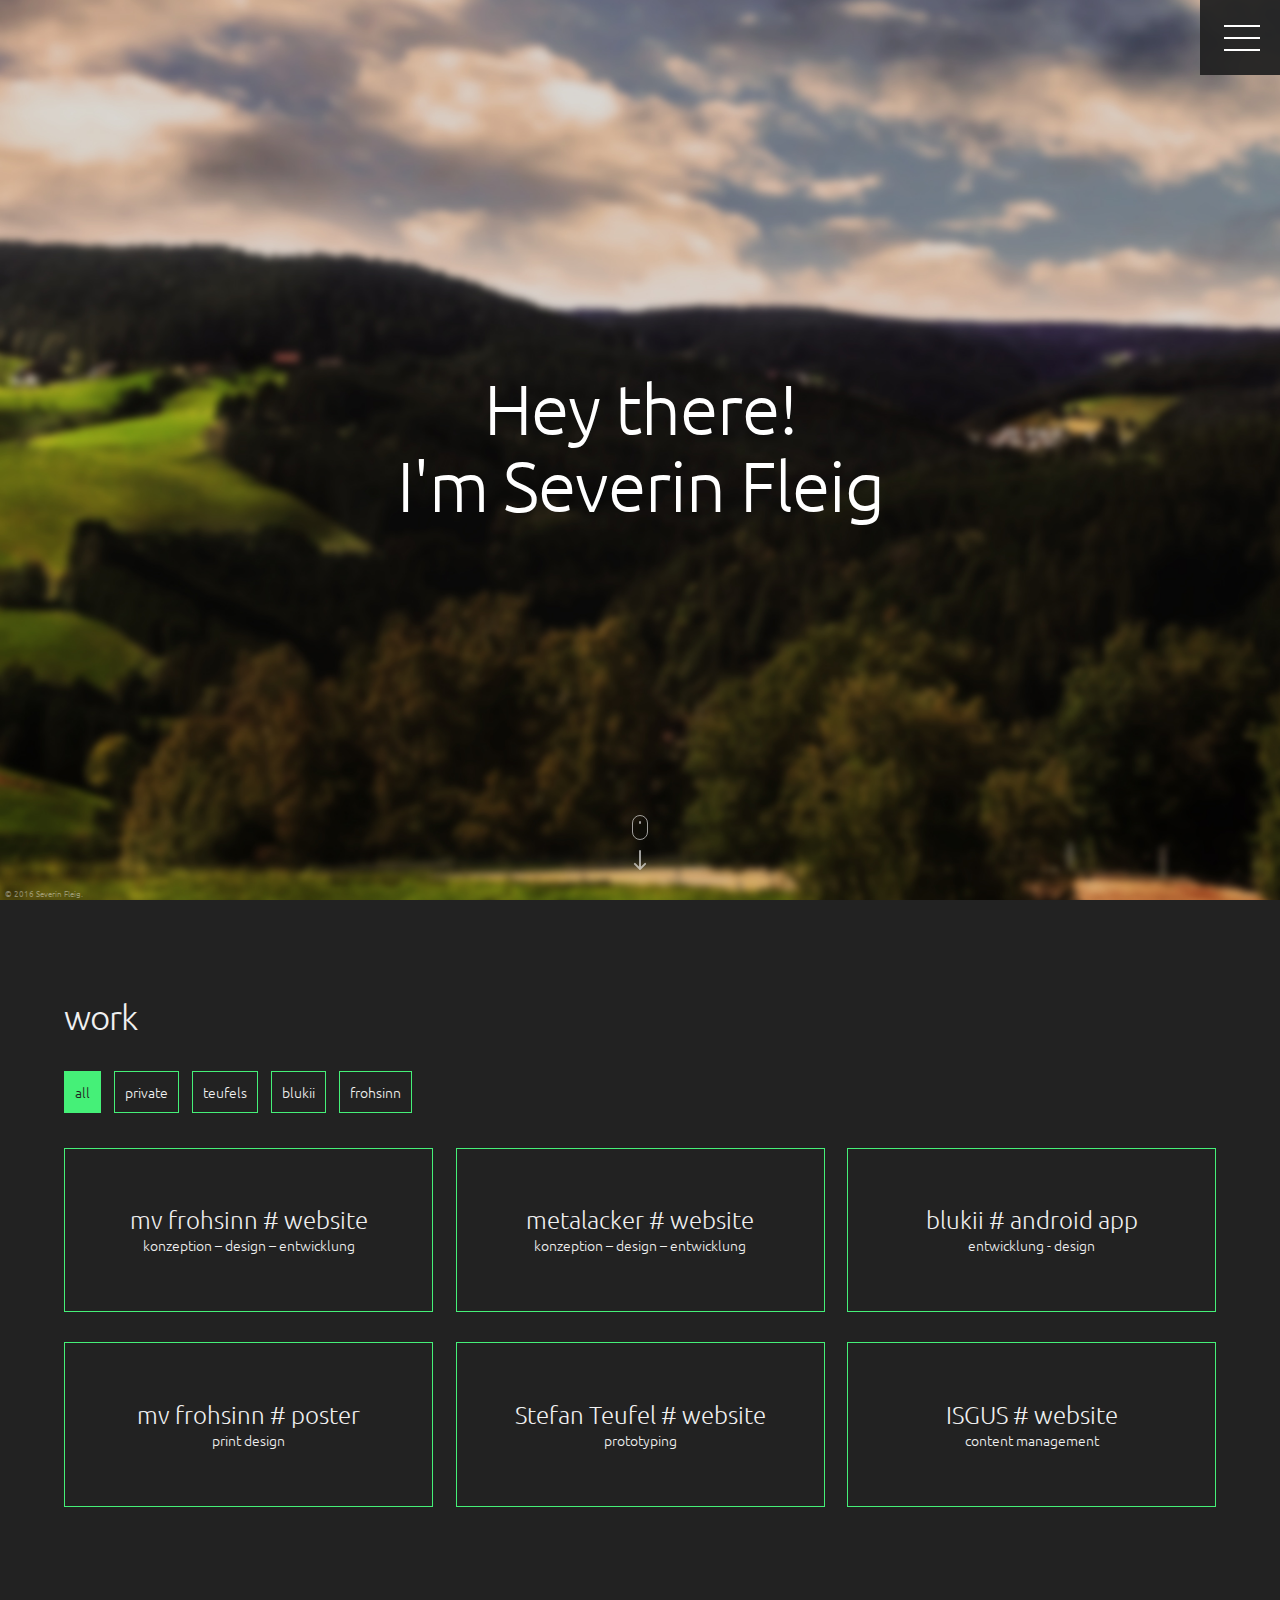
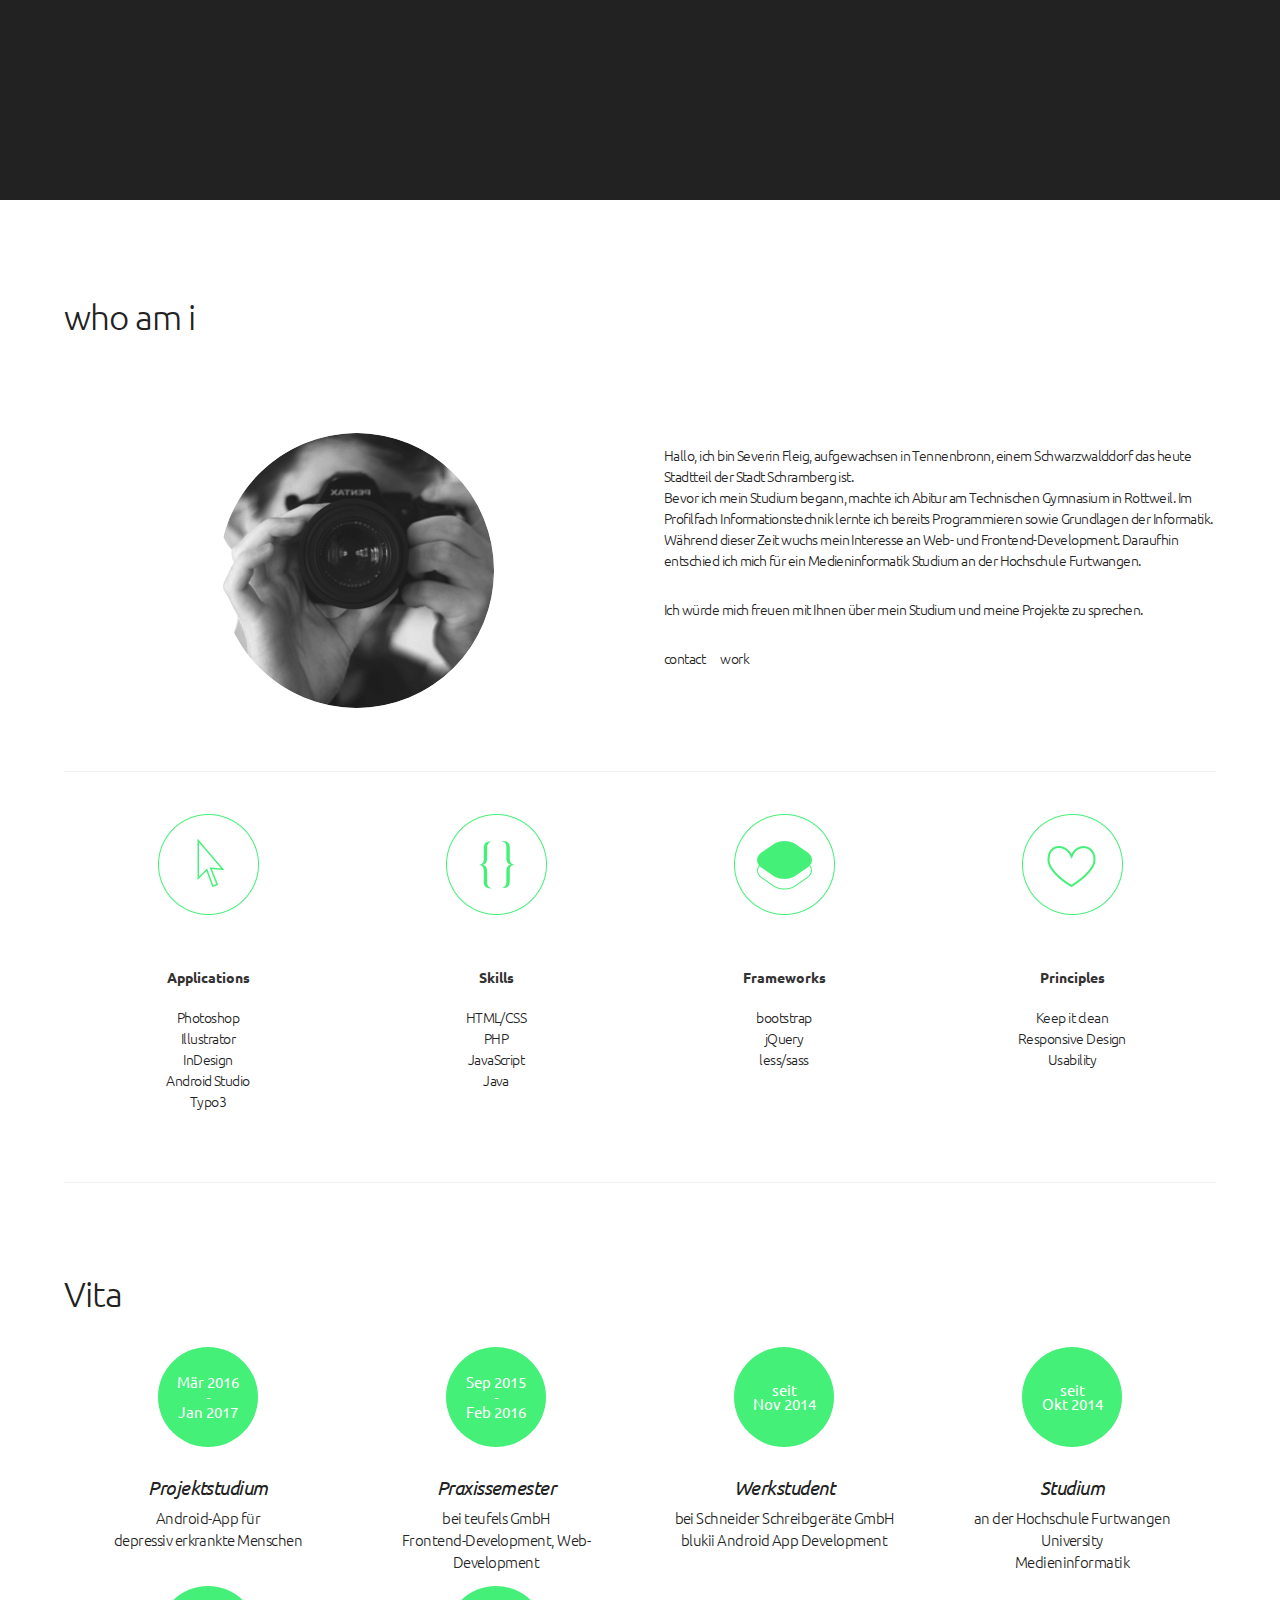
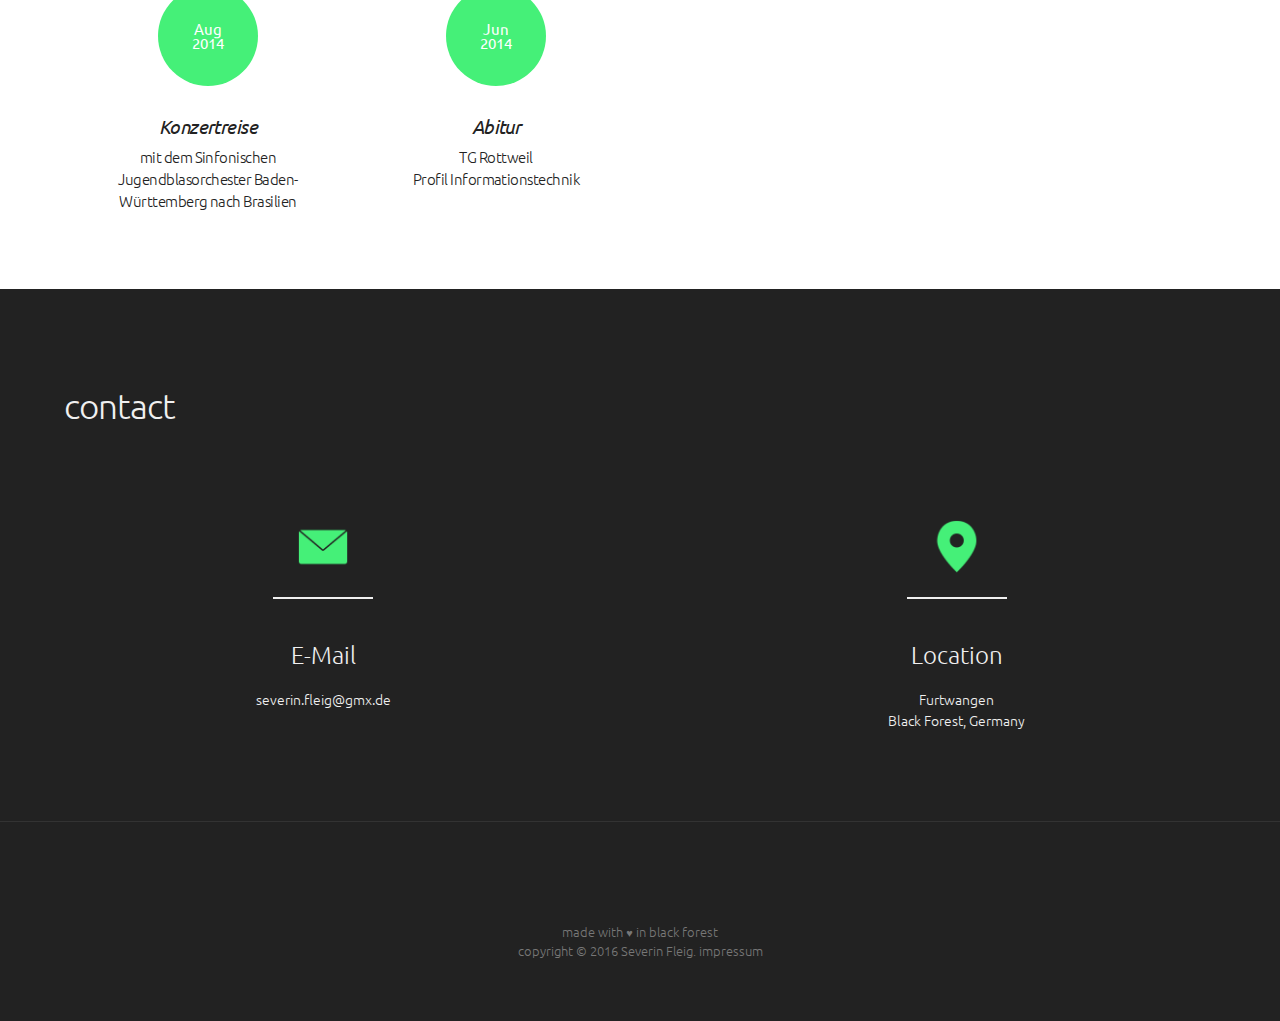
<file: index.html>
<!DOCTYPE html>
<html>
	<head>
		<meta charset="utf-8"/>
		<meta name="viewport" content="initial-scale=1.0, maximum-scale=1.0, user-scalable=no, width=device-width"/>
		<title>Portfolio - Severin Fleig</title>
		<link href="css/bootstrap.min.css" type="text/css" rel="stylesheet" />
		<link href="css/style.min.css" type="text/css" rel="stylesheet"/>
		<link rel="icon" type="image/png" href="png/favicon.png" />
		<link href="https://fonts.googleapis.com/css?family=Ubuntu:300" rel="stylesheet" type="text/css"/>
	</head>
	<body ontouchstart="">
		<img src="load.gif" id="load"/>
		<nav>
			<i id="menu" class="nav-icon">
				<div class="nav-icon-bar-1"></div>
				<div class="nav-icon-bar-2"></div>
				<div class="nav-icon-bar-3"></div>
			</i>
			<ul>
				<li><a href="#home">Severin Fleig</a></li>
				<li><a href="#work">work</a></li>
				<li><a href="#whoami">who am i</a></li>
				<li><a href="#values">skills</a></li>
				<li><a href="#vita">vita</a></li>
				<li><a href="#contact">contact</a></li>
				<li id="nav-copyright">
					<p>made with <span>♥</span> in black forest<br/>
						copyright &copy; 2016 Severin Fleig. <a href="impressum.html">impressum</a></p>
				</li>
			</ul>
		</nav>
		<section id="home">
			<div id="welcomeText">
				<h2>Hey there!</h2>
				<h2>I'm <span id="word-space">Severin Fleig</span></h2>	
			</div>
			<div class="btnScrollDown" id="landingpage-btnScrollDown">
				<i class="btnScrollDown__mouse"></i>
				<i class="btnScrollDown__arrow"></i>
			</div>
			<div id="copyrightImg">
				<span>&copy; 2016 Severin Fleig.</span>	
			</div>
		</section>
		<section id="work">
			<h2>work</h2>
			<div id="tag-selection">  
				<input class="tag-select-item" id="tag-all" type="radio" name="tag" value="all" checked>  
				<label for="tag-all" class="filter-item">all</label>  
				<input class="tag-select-item" id="tag-private" type="radio" name="tag" value="private">  
				<label for="tag-private" class="filter-item">private</label>
				<input class="tag-select-item" id="tag-teufels" type="radio" name="tag" value="teufels">  
				<label for="tag-teufels" class="filter-item">teufels</label>
				<input class="tag-select-item" id="tag-blukii" type="radio" name="tag" value="blukii">  
				<label for="tag-blukii" class="filter-item">blukii</label>
				<input class="tag-select-item" id="tag-frohsinn" type="radio" name="tag" value="frohsinn">  
				<label for="tag-frohsinn" class="filter-item">frohsinn</label>
			</div>
			
			
			
			<div class="container-fluid">
			
				<div class="row">
					<div class="col-xs-12 col-sm-6 col-md-4">
						<a href="http://www.frohsinn-tennenbronn.de" class="work-box" target="_blank" data-tag="frohsinn">
							<h3>mv frohsinn # website</h3>
							<p>konzeption – design – entwicklung</p>
						</a>
					</div>
					<div class="col-xs-12 col-sm-6 col-md-4">
						<a href="http://www.metalacker.de" class="work-box" target="_blank" data-tag="private">
							<h3>metalacker # website</h3>
							<p>konzeption – design – entwicklung</p>
						</a>
					</div>
					<div class="col-xs-12 col-sm-6 col-md-4">
						<a href="https://play.google.com/store/apps/details?id=com.blukii.smartsensordemo&hl=de" class="work-box" target="_blank" data-tag="blukii">
							<h3>blukii # android app</h3>
							<p>entwicklung - design</p>
						</a>
					</div>
					<div class="col-xs-12 col-sm-6 col-md-4">
						<a href="print.html" class="work-box" data-tag="frohsinn">
							<h3>mv frohsinn # poster</h3>
							<p>print design</p>
						</a>
					</div>
					<div class="col-xs-12 col-sm-6 col-md-4">
						<a href="http://www.stefan-teufel.de" class="work-box" target="_blank" data-tag="teufels">
							<h3>Stefan Teufel # website</h3>
							<p>prototyping</p>
						</a>
					</div>
					<div class="col-xs-12 col-sm-6 col-md-4">
						<a href="http://www.isgus.de" class="work-box" target="_blank" data-tag="teufels">
							<h3>ISGUS # website</h3>
							<p>content management</p>
						</a>
					</div>
				</div>
			</div>
<!--
			<a href="http://www.jokatec.de" class="work-box" target="_blank">
				<h3>jokatec website</h3>
				<p>konzeption – design – entwicklung</p>
			</a>
			<a href="http://www.fleig-naturesteine.de" class="work-box" target="_blank">
				<h3>gebrüder fleig website</h3>
				<p>konzeption – design – entwicklung</p>
			</a>
-->
		</section>
		<section id="whoami">
			<h2>who am i</h2>
			<div class="container">
				<div class="row">
					<div class="col-xs-12 col-sm-6 portrait">
						<img src="png/me_photograph.png">
					</div>
					<div class="col-xs-12 col-sm-6 vertCenterText">
						<p>
							Hallo, ich bin Severin Fleig, aufgewachsen in 
							<a href="https://www.schramberg.de/de/Unsere-Stadt/Die-Stadt/Stadtteile/Tennenbronn" target="_blank">Tennenbronn</a>,
							einem Schwarzwalddorf das heute Stadtteil der <a href="https://www.schramberg.de">Stadt Schramberg</a> ist. <br/>
							Bevor ich mein Studium begann, machte ich Abitur am Technischen Gymnasium in Rottweil.
							Im Profilfach Informationstechnik lernte ich bereits Programmieren sowie Grundlagen der Informatik.
							Während dieser Zeit wuchs mein Interesse an Web- und Frontend-Development. Daraufhin entschied ich 
							mich für ein Medieninformatik Studium an der Hochschule Furtwangen.
						</p>
						<p>
							Ich würde mich freuen
							mit Ihnen über mein Studium und meine Projekte zu sprechen.
						</p>
						<p>
							<a href="#contact" class="link">contact</a><a href="#work" class="link">work</a>
						</p>
					</div>
					
				</div>
			</div>
			<div class="borderTop paddingTop" id="values">
				<div class="container-fluid">
					<div class="row">
						<div class="col-xs-12 col-sm-6 col-md-3">
							<img src="png/apps.png" alt="" />
							<h4>Applications</h4>
							<p>
								Photoshop<br/>
								Illustrator<br/>
								InDesign<br/>
								Android Studio<br/>
								Typo3<br />
							</p>
						</div>
						<div class="col-xs-12 col-sm-6 col-md-3">
							<img src="png/skills.png" alt="" />
							<h4>Skills</h4>
							<p>
								HTML/CSS<br/>
								PHP<br/>
								JavaScript<br/>
								Java
							</p>
						</div>
						<div class="col-xs-12 col-sm-6 col-md-3">
							<img src="png/frameworks.png" alt="" />
							<h4>Frameworks</h4>
							<p>
								bootstrap<br/>
								jQuery<br/>
								less/sass
							</p>
						</div>
						<div class="col-xs-12 col-sm-6 col-md-3">
							<img src="png/heart.png" alt="" />
							<h4>Principles</h4>
							<p>
								Keep it clean<br/>
								Responsive Design<br/>
								Usability<br/>
							</p>
						</div>
					</div>
				</div>
			</div>
			<div class="box-100 borderTop" id="vita">
				<h2>Vita</h2>
				
				<div class="container-fluid">
					<div class="row">
						<div class="col-xs-12 col-sm-6 col-md-3">
							<div class="event">
								<div class="event-time">
									<span>Mär 2016 <br>-<br> Jan 2017</span>
								</div>
								<p>
									<span>Projektstudium</span><br/> 
									Android-App für<br/>
									depressiv erkrankte Menschen
								</p>
							</div>
						</div>
						<div class="col-xs-12 col-sm-6 col-md-3">
							<div class="event">
								<div class="event-time">
									<span>Sep 2015 <br>-<br> Feb 2016</span>
								</div>
								<p>
									<span>Praxissemester</span><br/> 
									bei teufels GmbH<br/>
									Frontend-Development, Web-Development
								</p>
							</div>
						</div>
						<div class="col-xs-12 col-sm-6 col-md-3">
							<div class="event">
								<div class="event-time">
									<span>seit<br> Nov 2014</span>
								</div>
								<p>
									<span>Werkstudent</span><br/>
									bei Schneider Schreibgeräte GmbH<br/>
									blukii Android App Development	
								</p>
							</div>
						</div>
						<div class="col-xs-12 col-sm-6 col-md-3">
							<div class="event">
								<div class="event-time">
									<span>seit<br> Okt 2014</span>
								</div>
								<p>
									<span>Studium</span><br/>
									an der Hochschule Furtwangen University<br/>
									Medieninformatik
								</p>
							</div>
						</div>
					</div>
					<div class="row">
						<div class="col-xs-12 col-sm-6 col-md-3">
							<div class="event">
								<div class="event-time">
									<span>Aug<br> 2014</span>
								</div>
								<p>
									<span>Konzertreise</span><br/> 
									mit dem Sinfonischen Jugendblasorchester Baden-Württemberg nach Brasilien
								</p>
							</div>
						</div>
						<div class="col-xs-12 col-sm-6 col-md-3">
							<div class="event">
								<div class="event-time">
									<span>Jun<br> 2014</span>
								</div>
								<p>
									<span>Abitur</span><br/>
									TG Rottweil<br/>
									Profil Informationstechnik
								</p>
							</div>
						</div>
					</div>
				</div>
				
				
				
				
				
				
				
			</div>
		</section>
		<section id="contact">
			<h2>contact</h2>
			<div class="box-50 left">
				<img src="png/mail.png"/>
				<h3>E-Mail</h3>
				<p><a href="mailto:severin.fleig@gmx.de">severin.fleig@gmx.de</a></p>
			</div>
			<div class="box-50 right">
				<img src="png/location.png"/>
				<h3>Location</h3>
				<p>Furtwangen<br/>
				Black Forest, Germany</p>
			</div>
		</section>
		<footer class="borderTopDark">
			made with <span>♥</span> in black forest<br/>
			copyright &copy; 2016 Severin Fleig. <a href="impressum.html">impressum</a>
		</footer>
		<script type="text/javascript" src="js/jquery-1.10.2.min.js"></script>
		<script type="text/javascript" src="js/script.min.js"></script>
	</body>
</html>
</file>
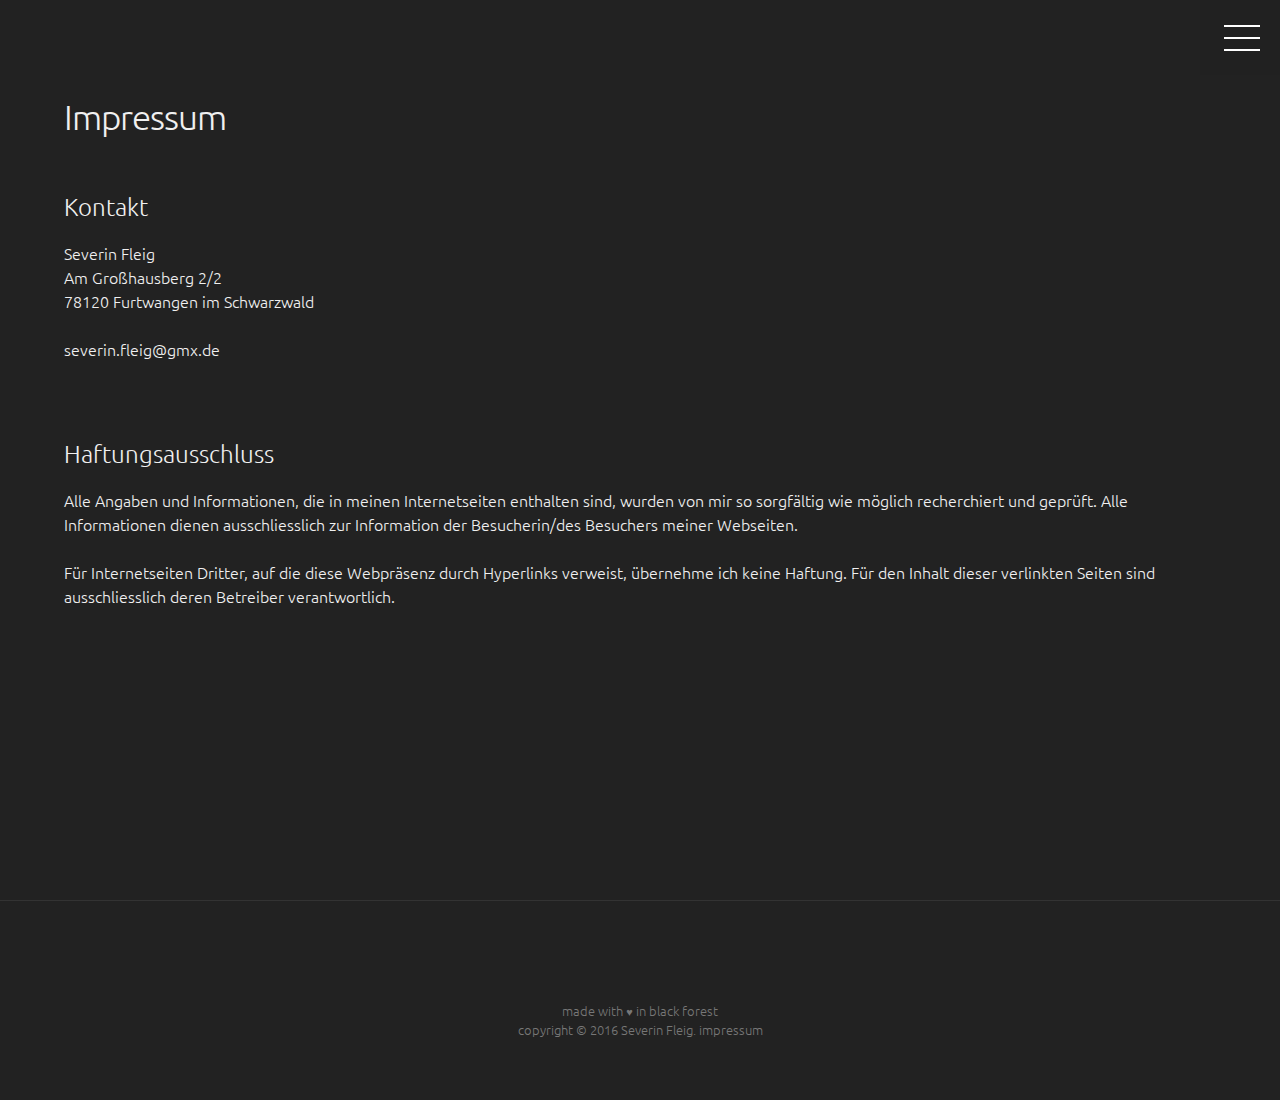
<file: impressum.html>
<!DOCTYPE html>
<html>
	<head>
		<meta charset="utf-8"/>
		<meta name="viewport" content="initial-scale=1.0, maximum-scale=1.0, user-scalable=no, width=device-width"/>
		<title>Portfolio - Severin Fleig</title>
		<link href="css/style.min.css" type="text/css" rel="stylesheet"/>
		<link rel="icon" type="image/png" href="png/favicon.png" />
		<link href="https://fonts.googleapis.com/css?family=Ubuntu:300" rel="stylesheet" type="text/css"/>
	</head>
	<body ontouchstart="">
		<img src="load.gif" id="load"/>
		<nav>
			<i id="menu" class="nav-icon">
				<div class="nav-icon-bar-1"></div>
				<div class="nav-icon-bar-2"></div>
				<div class="nav-icon-bar-3"></div>
			</i>
			<ul>
				<li><a href="index.html#home">Severin Fleig</a></li>
				<li><a href="index.html#work">work</a></li>
				<li><a href="index.html#whoami">who am i</a></li>
				<li><a href="index.html#values">skills</a></li>
				<li><a href="index.html#vita">vita</a></li>
				<li><a href="index.html#contact">contact</a></li>
				<li id="nav-copyright">
					<p>made with <span>♥</span> in black forest<br/>
						copyright &copy; 2016 Severin Fleig. <a href="impressum.html">impressum</a></p>
				</li>
			</ul>
		</nav>
		<section id="impressum">
			<h2>Impressum</h2>
			<h3>Kontakt</h3>
			<p>Severin Fleig<br/>
			Am Großhausberg 2/2<br/>
			78120 Furtwangen im Schwarzwald<br/>
			<br/>
			<a href="mailto:severin.fleig@gmx.de">severin.fleig@gmx.de</a>
			</p>
			<h3>Haftungsausschluss</h3>
			<p>Alle Angaben und Informationen, die in meinen Internetseiten enthalten sind,
				wurden von mir so sorgfältig wie möglich recherchiert und geprüft.
				Alle Informationen dienen ausschliesslich zur Information der Besucherin/des Besuchers
				meiner Webseiten.<br><br>
				Für Internetseiten Dritter, auf die diese Webpräsenz durch Hyperlinks verweist,
				übernehme ich keine Haftung. Für den Inhalt dieser verlinkten Seiten sind ausschliesslich
				deren Betreiber verantwortlich.
			</p>
		</section>
		<footer class="borderTopDark">
			made with <span>♥</span> in black forest<br/>
			copyright &copy; 2016 Severin Fleig. <a href="impressum.html">impressum</a>
		</footer>
		<script type="text/javascript" src="js/jquery-1.10.2.min.js"></script>
		<script type="text/javascript" src="js/script.min.js"></script>
	</body>
</html>
</file>
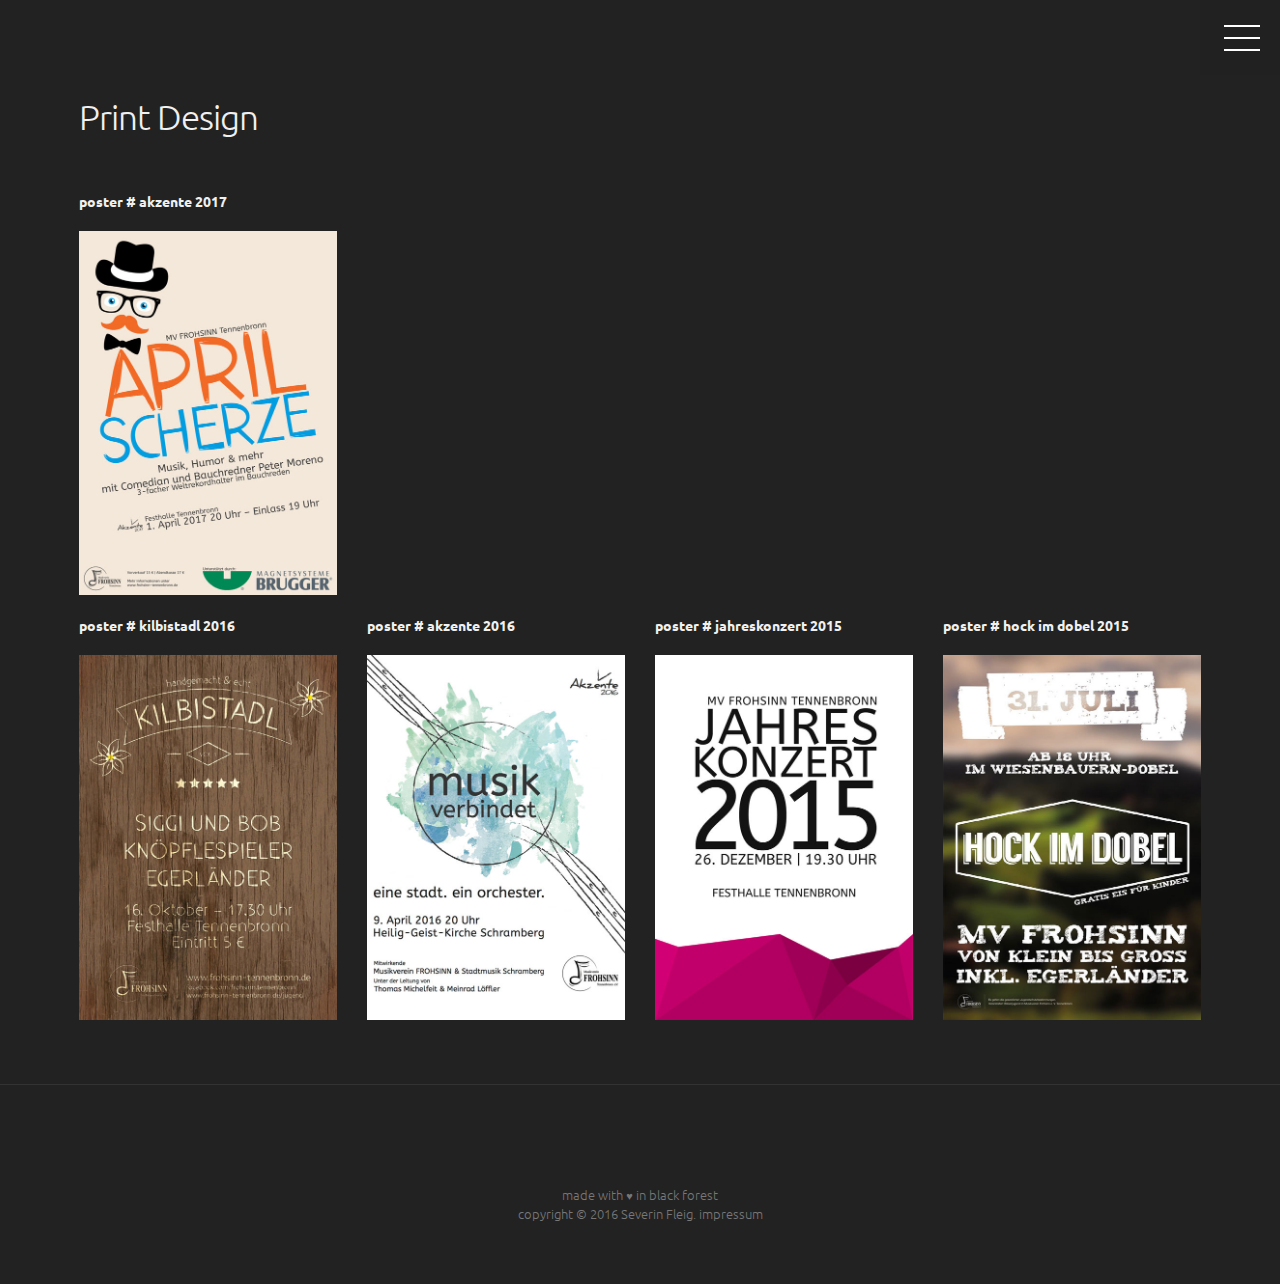
<file: print.html>
<!DOCTYPE html>
<html>
	<head>
		<meta charset="utf-8"/>
		<meta name="viewport" content="initial-scale=1.0, maximum-scale=1.0, user-scalable=no, width=device-width"/>
		<title>Portfolio - Severin Fleig</title>
		<link href="css/bootstrap.min.css" type="text/css" rel="stylesheet" />
		<link href="css/style.min.css" type="text/css" rel="stylesheet"/>
		<link rel="icon" type="image/png" href="png/favicon.png" />
		<link href="https://fonts.googleapis.com/css?family=Ubuntu:300" rel="stylesheet" type="text/css"/>
	</head>
	<body ontouchstart="">
		<img src="load.gif" id="load"/>
		<nav>
			<i id="menu" class="nav-icon">
				<div class="nav-icon-bar-1"></div>
				<div class="nav-icon-bar-2"></div>
				<div class="nav-icon-bar-3"></div>
			</i>
			<ul>
				<li><a href="index.html#home">Severin Fleig</a></li>
				<li><a href="index.html#work">work</a></li>
				<li><a href="index.html#whoami">who am i</a></li>
				<li><a href="index.html#values">skills</a></li>
				<li><a href="index.html#vita">vita</a></li>
				<li><a href="index.html#contact">contact</a></li>
				<li id="nav-copyright">
					<p>made with <span>♥</span> in black forest<br/>
						copyright &copy; 2016 Severin Fleig. <a href="impressum.html">impressum</a></p>
				</li>
			</ul>
		</nav>
		<section id="print">
			<div class="container-fluid">
				<h2>Print Design</h2>
				<div class="row">
					<div class="col-xs-12 col-sm-6 col-md-3">
						<div id="poster-05" class="print-box">
							<h4>poster # akzente 2017</h4>
							<img src="jpg/print/akzente_2017.jpg" class="img-responsive"/>
						</div>
					</div>
				</div>
				<div class="row">
					<div class="col-xs-12 col-sm-6 col-md-3">
						<div id="poster-04" class="print-box">
							<h4>poster # kilbistadl 2016</h4>
							<img src="jpg/print/kilbistadl-2016.jpg" class="img-responsive"/>
						</div>
					</div>
					<div class="col-xs-12 col-sm-6 col-md-3">
						<div id="poster-03" class="print-box">
							<h4>poster # akzente 2016</h4>
							<img src="jpg/print/akzente_2016.jpg" class="img-responsive"/>
						</div>
					</div>
					<div class="col-xs-12 col-sm-6 col-md-3">
						<div id="poster-02" class="print-box">
							<h4>poster # jahreskonzert 2015</h4>
							<img src="jpg/print/jahreskonzert_2015.jpg" class="img-responsive"/>
						</div>
					</div>
					<div class="col-xs-12 col-sm-6 col-md-3">
						<div id="poster-01" class="print-box">
							<h4>poster # hock im dobel 2015</h4>
							<img src="jpg/print/hock-im-dobel_2015.jpg" class="img-responsive"/>
						</div>
					</div>
				</div>
			</div>






		</section>
		<footer class="borderTopDark">
			made with <span>♥</span> in black forest<br/>
			copyright &copy; 2016 Severin Fleig. <a href="impressum.html">impressum</a>
		</footer>
		<script type="text/javascript" src="js/jquery-1.10.2.min.js"></script>
		<script type="text/javascript" src="js/script.min.js"></script>
	</body>
</html>
</file>
<file: css/style.min.css>
body,header{background-color:#222}#contact,.overflow,nav ul{overflow:auto}*,.event-time,.filter-item,:after,:before{box-sizing:border-box}.filter-item:hover,.nav-icon:hover{cursor:pointer}*,:after,:before{margin:0;padding:0;font-family:Ubuntu,sans-serif;font-weight:300;-webkit-font-smoothing:antialiased;font-smoothing:antialiased}.box-100,.box-30,.box-50{padding-top:5%}body{min-width:320px}section{position:relative;min-height:100vh;width:100%;padding:5%;margin:0 auto;clear:both}ul{margin:20px}img{outline:0;border:none}#load{position:absolute;width:100px;height:100px;top:calc(50% - 50px);left:calc(50% - 50px);border-radius:50%}nav,section{opacity:0;transition:opacity ease .8s}.h1,h1{color:#000;line-height:70px;font-weight:400;text-align:center;font-size:36pt}.h2,h2{color:#f0f0f0;line-height:80pt;font-size:26pt;letter-spacing:-.75pt}.h3,h3{line-height:70px;font-size:18pt;color:#222}.h4,h4{font-weight:600;line-height:60px}p{line-height:1.5;margin-bottom:5%}a{transition:all .4s ease-in-out}a:active,a:focus,a:hover{text-decoration:none;color:#f0f0f0}.box-25{width:25%;padding:5%}.box-30{width:33.333%;padding-right:5%}.box-50{width:45%}.box-100{width:100%;clear:both}.left{float:left}.right{float:right}.btn-more,.work-box,nav li a,nav li p{text-align:center;text-decoration:none;float:left}.borderTop{border-top:1px solid #f0f0f0}.paddingTop{padding-top:30px}.borderTopDark{border-top:1px solid #333}.table{position:relative}.link{padding-right:15px}nav .nav-icon{display:block;position:absolute;top:20px;right:20px;width:35px;height:30px}nav{height:75px;width:80px;position:fixed;top:0;right:0;z-index:9999;background-color:rgba(34,34,34,.95)}nav ul{list-style:none;margin:100px 0 0;height:100vh;width:100vw}nav li{height:70px;position:relative}nav li a,nav li p{width:100%;height:60pt;line-height:60pt;font-size:50pt;font-weight:700;color:#f0f0f0;position:absolute;right:-100vw;transition:right ease-in-out 0s}.nav-icon>div,nav.toggled{transition:all ease-in-out .2s}nav li p{font-size:10pt;font-weight:300;line-height:inherit}nav li p a{margin-top:20px}nav li a:active,nav li a:hover,nav lu a.hover_effect{color:#45f078}nav li a:visited{color:auto}.nav-icon>div{width:36px;height:2px;background-color:#fff;position:absolute;right:0;transform-origin:left center}.nav-icon-bar-1{top:5px}.nav-icon-bar-2{top:17px}.nav-icon-bar-3{top:29px}nav.toggled{height:100vh;width:100%}nav.toggled .nav-icon-bar-1{transform:translateY(-6px) rotate(45deg) scale(1.41)}nav.toggled .nav-icon-bar-2{opacity:0}nav.toggled .nav-icon-bar-3{transform:translateY(6px) rotate(-45deg) scale(1.41)}nav.toggled ul{right:0;transition:right ease-in-out 2s;-webkit-transition-delay:2s;transition-delay:2s}nav.toggled ul li a,nav.toggled ul li p{width:100%;height:25%;position:absolute;right:0;transition:right ease-in-out .4s,color ease-in-out .25s}nav.toggled ul li:nth-of-type(1) a{transition-delay:0s,0s}nav.toggled ul li:nth-of-type(2) a{transition-delay:.05s,0s}nav.toggled ul li:nth-of-type(3) a{transition-delay:.1s,0s}nav.toggled ul li:nth-of-type(4) a{transition-delay:.15s,0s}nav.toggled ul li:nth-of-type(5) a{transition-delay:.2s,0s}nav.toggled ul li:nth-of-type(6) a{transition-delay:.25s,0s}nav.toggled ul li:nth-of-type(7) a,nav.toggled ul li:nth-of-type(7) p{transition-delay:.3s,0s}li#nav-copyright{color:#fff;text-align:center;margin-top:70px}#nav-copyright a{font-size:12pt}#nav-copyright p span{font-size:11px}#welcomeText{position:absolute;left:0;top:calc(50% - 80px);width:100%;height:160px;transition:all ease-in-out 1s}#welcomeText h2{text-align:center;color:#fff;font-size:5em;line-height:1.1em;font-weight:300;transition:font-size .4s ease-in-out}#word-space{display:inline-block;-webkit-animation:wordspace 3s infinite}.btnScrollDown{position:absolute;width:100%;text-align:center;bottom:20px;color:#fff;opacity:.6;font-weight:300;transition:bottom .25s ease-in-out}.btnScrollDown i.btnScrollDown__mouse{display:block;width:16px;height:25px;border:1px solid #fff;margin:0 auto;border-radius:8px;position:relative}.btnScrollDown i.btnScrollDown__mouse:after{display:block;content:'';position:absolute;width:2px;height:3px;background-color:#fff;top:5px;left:6px;border-radius:1px}.btnScrollDown i.btnScrollDown__arrow{display:block;width:2px;height:20px;background-color:#fff;margin:10px auto;border-radius:1px}.btnScrollDown i.btnScrollDown__arrow:after,.btnScrollDown i.btnScrollDown__arrow:before{display:block;content:'';width:2px;height:8px;background-color:#fff;margin:0 auto;border-radius:1px}.btnScrollDown i.btnScrollDown__arrow:before{transform:translateX(-3px) translateY(12px) rotate(-45deg)}.btnScrollDown i.btnScrollDown__arrow:after{transform:translateX(3px) translateY(4px) rotate(45deg)}#home{background-image:url(../jpg/bg.jpg);background-size:cover;background-position:bottom;padding:0}#copyrightImg{position:absolute;left:5px;bottom:1px;font-size:6pt;color:#fff;opacity:.4}.btn-more,.work-box h3{color:#f0f0f0}.btn-more,.work-box{display:block;position:relative;width:100%;background-color:transparent;color:#f0f0f0;border:1px solid #45f078;margin-bottom:15px;margin-top:15px;transition:opacity .4s ease-in-out,background-color ease-in-out .4s,color ease-in-out .4s;padding:15% 5%}#work .col-xs-12{padding-left:0;padding-right:0}@media screen and (max-width:767px){.work-box{margin-top:15px}}@media screen and (min-width:768px){#work .col-xs-12:nth-of-type(2n+1){padding-right:15px}#work .col-xs-12:nth-of-type(2n){padding-left:15px}}@media screen and (min-width:992px){#work .col-xs-12:nth-of-type(3n - 1){padding-right:7.5px;padding-left:7.5px}#work .col-xs-12:nth-of-type(3n+1){padding-right:15px;padding-left:0;clear:left}#work .col-xs-12:nth-of-type(3n){padding-left:15px;padding-right:0}}.btn-more img,.work-box img{display:block;position:absolute;top:calc(50% - 30px);right:20px;width:60px;height:60px;transition:right ease-in-out .25s}.btn-more.hover_effect img,.btn-more:active img,.btn-more:hover img,.work-box:active img,.work-box:hover img{right:15px}.work-box h3{line-height:normal}.work-box p{padding:0;margin:0}.work-box p:first-of-type{padding-top:0}.btn-more.hover_effect .work-box:active,.btn-more:active,.btn-more:hover,.work-box:hover{background-color:#45f078}.btn-more.hover_effect .work-box:active h3,.btn-more:active,.btn-more:hover,.work-box.hover_effect,.work-box.hover_effect p,.work-box:active p,.work-box:hover h3,.work-box:hover p{color:#222}#print h1,.print-box h4{color:#f0f0f0}#whoami a,#whoami h2,#whoami p{color:#222}#whoami{background-color:#fff;height:auto}#whoami p{letter-spacing:-.4pt}#whoami img{width:100%;opacity:.9;margin:10% auto;border-radius:50%;max-width:300px}#whoami .portrait,.vertCenterText{height:400px;display:-webkit-flex;display:-ms-flexbox;display:flex;-webkit-flex-direction:column;flex-direction:column;-webkit-justify-content:center;justify-content:center;-webkit-align-content:center;align-content:center}#whoami .portrait img{height:275px;width:275px}#whoami .portrait svg{position:absolute;left:0}#whoami #values{text-align:center;margin-bottom:5%}#whoami #values img{width:125px;opacity:1;margin-top:0;margin-bottom:20px}#whoami a{text-decoration:none}#whoami a.hover_effect,#whoami a:active,#whoami a:hover{text-decoration:underline}.event{text-align:center}.event>p{font-size:11pt}.event>p>span{font-style:italic;font-size:14pt;line-height:30pt}.event-time{width:100px;height:100px;background-color:#45f078;border-radius:50%;margin:0 auto 20px;color:#fff;display:flex;align-content:center;align-items:center;text-align:center}.event-time span{line-height:11pt;font-weight:400;font-size:11pt;color:#fff;display:block;width:100%}#contact a,#contact div,#contact h3{color:#f0f0f0}#contact{min-height:0;clear:both}#contact div{text-align:center}#contact a{text-decoration:none}footer,footer a{font-size:10pt;color:#777}#contact a.hover_effect,#contact a:active,#contact a:hover{text-decoration:underline}#contact img{width:100px;height:auto;border-bottom:2px solid #f0f0f0;padding-bottom:20px;margin-bottom:20px;padding-left:20px;padding-right:20px}footer{width:100%;margin:0 auto;height:200px;text-align:center;background-color:#222;padding-top:100px;clear:both}footer a{text-decoration:none}#impressum a,#impressum h3,#impressum p{color:#f0f0f0}#footer a.hover_effect,footer a:active,footer a:hover{text-decoration:underline}footer span{font-size:11px}#impressum a{text-decoration:none;transition:text-decoration ease-in-out .25s}#impressum a.hover_effect,#impressum a:active,#impressum a:hover{text-decoration:underline}#tag-selection input[type=radio]{display:none;position:absolute;left:-99999px}#tag-selection input[type=radio]:checked+.filter-item{background-color:#45f078;color:#222}.filter-item{display:inline-block;padding-left:10px;padding-right:10px;line-height:40px;margin-right:10px;margin-bottom:20px;border:1px solid #45f078;color:#f0f0f0}@media screen and (max-width:1100px){.vertCenterText{padding-top:10%;padding-bottom:10%}}@media screen and (max-width:1024px){#welcomeText h2{font-size:3em}}@media screen and (max-width:900px){section{padding-top:calc(5% + 35px)}#work{min-height:auto}.vertCenterText{padding-top:5%;padding-bottom:5%}}@media screen and (max-width:639px){nav{width:60px;height:55px}nav .nav-icon{top:10px;right:10px}nav li{height:45px}nav li a{font-size:36pt;line-height:40pt}#welcomeText h2{font-size:2.5em}.left,.right{float:none;margin:0 auto}.btn-more{text-align:left;padding-left:20px}}@media screen and (max-width:480px) and (orientation:landscape){nav{height:40px}nav li a{line-height:40px}}@media screen and (max-width:328px){nav li:first-of-type a{line-height:35px}}@media screen and (max-width:991px){#values .row>div:nth-of-type(2n+1){clear:left}}@media screen and (min-width:992px){#values .row>div:nth-of-type(4n+1){clear:left}}
</file>
